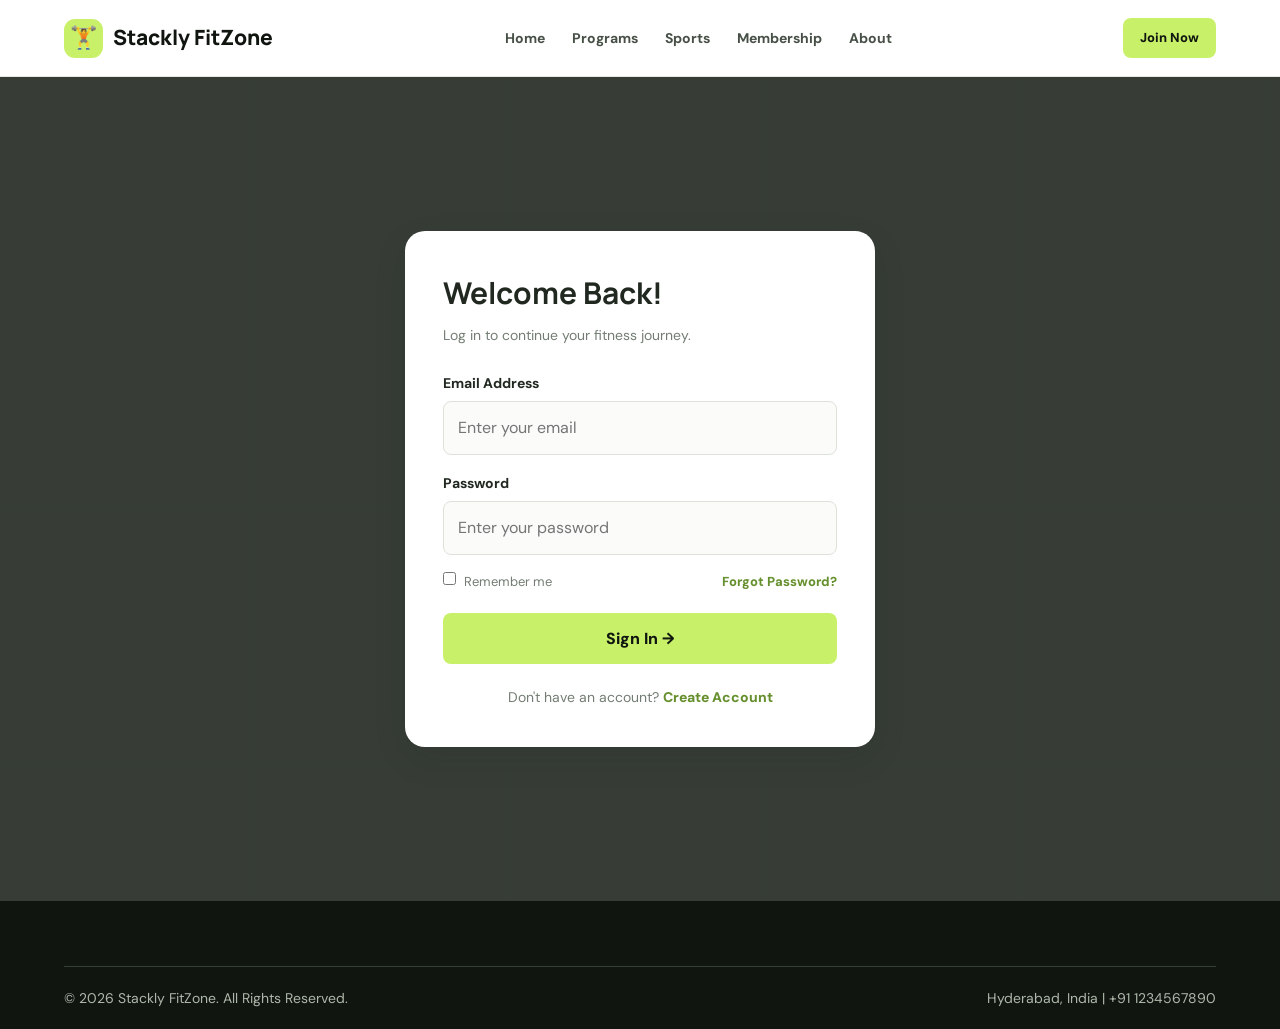
<file: login.html>
<!DOCTYPE html>
<html lang="en">
<head>
    <meta charset="UTF-8">
    <meta name="viewport" content="width=device-width, initial-scale=1.0">
    <title>Login | Stackly FitZone</title>
    <link rel="stylesheet" href="css/style.css">
    <script src="js/script.js" defer></script>
</head>
<body>

<div id="page-loader">
    <div class="loader-content">
        <div class="loader-logo">STACKLY FITZONE</div>
        <div class="loader-bar"></div>
        <p>Welcome Back...</p>
    </div>
</div>

<header class="header">
    <nav class="navbar container">
        <a href="index.html" class="logo"><span class="logo-mark">🏋️</span> Stackly FitZone</a>
        <button class="menu-toggle" aria-label="Toggle navigation">☰</button>
        <ul class="nav-links">
            <li><a href="index.html">Home</a></li>
            <li><a href="programs.html">Programs</a></li>
            <li><a href="sports.html">Sports</a></li>
            <li><a href="membership.html">Membership</a></li>
            <li><a href="about.html">About</a></li>
        </ul>
        <div class="nav-actions">
            <a class="btn btn-primary" href="signup.html">Join Now</a>
        </div>
    </nav>
</header>

<main class="auth-section">
    <div class="auth-card">
        <h1>Welcome Back!</h1>
        <p class="auth-subtitle">Log in to continue your fitness journey.</p>

        <div id="loginMessage" class="form-message"></div>

        <form id="loginForm">
            <div class="form-group">
                <label for="loginEmail">Email Address</label>
                <input type="email" id="loginEmail" placeholder="Enter your email" required>
            </div>

            <div class="form-group">
                <label for="loginPassword">Password</label>
                <input type="password" id="loginPassword" placeholder="Enter your password" required>
            </div>

            <div class="form-options">
                <label class="checkbox-label">
                    <input type="checkbox" id="rememberMe">
                    Remember me
                </label>
                <a href="#" onclick="alert('Please contact support to reset your demo password.'); return false;">Forgot Password?</a>
            </div>

            <button type="submit" class="btn btn-primary">Sign In →</button>
        </form>

        <p class="auth-bottom">
            Don't have an account?
            <a href="signup.html">Create Account</a>
        </p>
    </div>
</main>

<footer class="footer">
    <div class="container">
        <div class="footer-bottom">
            <p>© 2026 Stackly FitZone. All Rights Reserved.</p>
            <p>Hyderabad, India | +91 1234567890</p>
        </div>
    </div>
</footer>

</body>
</html>
</file>
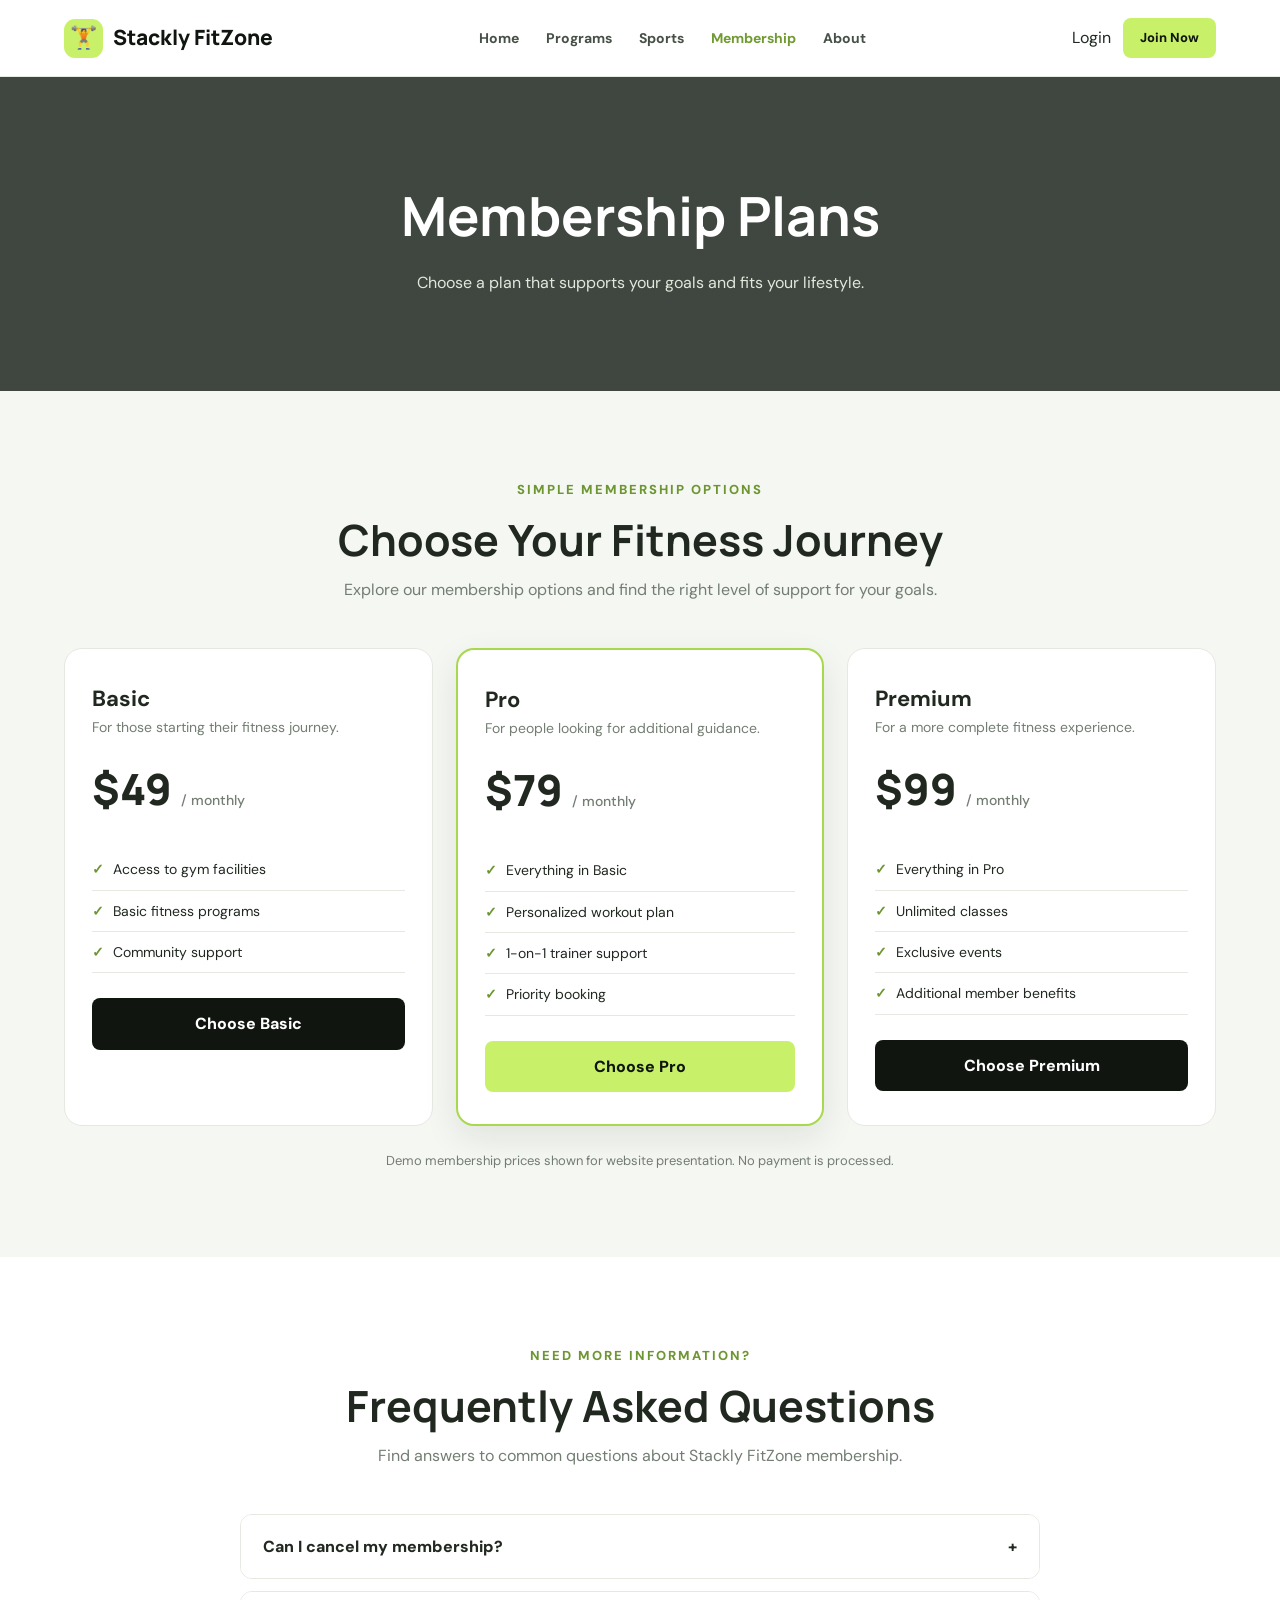
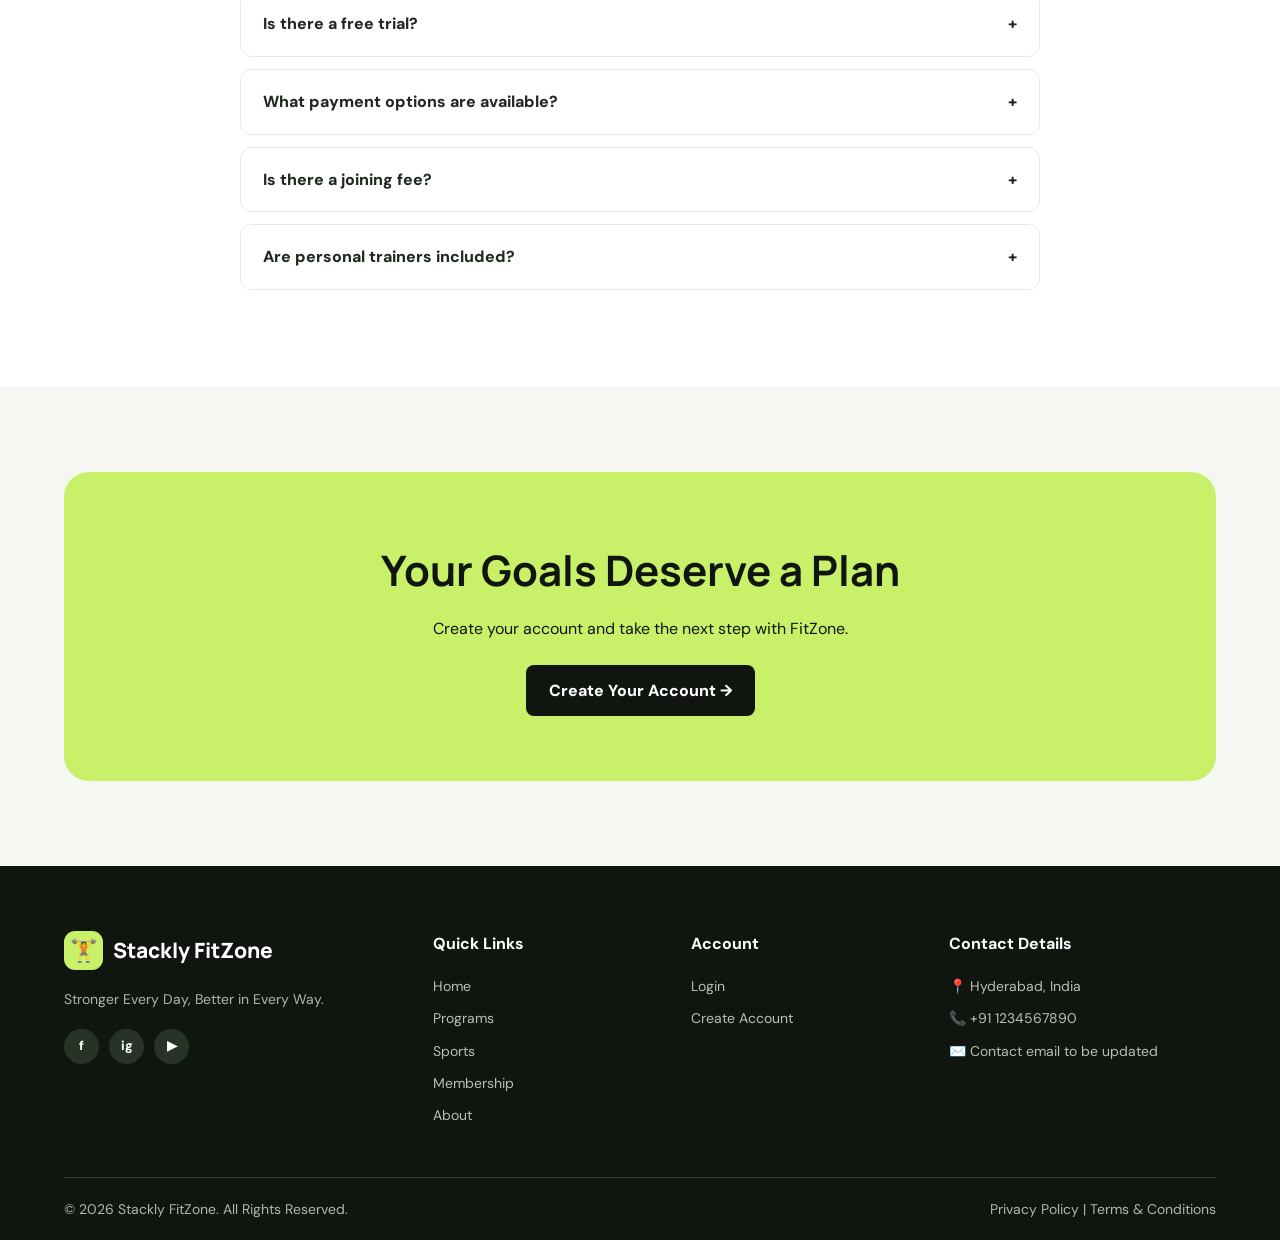
<file: membership.html>
<!DOCTYPE html>
<html lang="en">
<head>
    <meta charset="UTF-8">
    <meta name="viewport" content="width=device-width, initial-scale=1.0">
    <title>Membership Plans | Stackly FitZone</title>
    <link rel="stylesheet" href="css/style.css">
    <script src="js/script.js" defer></script>
</head>
<body>

<div id="page-loader">
    <div class="loader-content">
        <div class="loader-logo">STACKLY FITZONE</div>
        <div class="loader-bar"></div>
        <p>Loading Membership...</p>
    </div>
</div>

<header class="header">
    <nav class="navbar container">
        <a href="index.html" class="logo"><span class="logo-mark">🏋️</span> Stackly FitZone</a>
        <button class="menu-toggle" aria-label="Toggle navigation">☰</button>
        <ul class="nav-links">
            <li><a href="index.html">Home</a></li>
            <li><a href="programs.html">Programs</a></li>
            <li><a href="sports.html">Sports</a></li>
            <li><a class="active" href="membership.html">Membership</a></li>
            <li><a href="about.html">About</a></li>
        </ul>
        <div class="nav-actions">
            <a class="login-link" href="login.html">Login</a>
            <a class="btn btn-primary" href="signup.html">Join Now</a>
        </div>
    </nav>
</header>

<main>

    <section class="page-hero">
        <div class="container">
            <h1>Membership Plans</h1>
            <p>Choose a plan that supports your goals and fits your lifestyle.</p>
        </div>
    </section>

    <section class="section section-light">
        <div class="container">
            <div class="section-heading reveal">
                <span class="eyebrow">Simple Membership Options</span>
                <h2>Choose Your Fitness Journey</h2>
                <p>Explore our membership options and find the right level of support for your goals.</p>
            </div>

            <div class="pricing-grid">

                <div class="price-card reveal">
                    <h3>Basic</h3>
                    <p>For those starting their fitness journey.</p>
                    <div class="price">$49 <small>/ monthly</small></div>

                    <ul>
                        <li>Access to gym facilities</li>
                        <li>Basic fitness programs</li>
                        <li>Community support</li>
                    </ul>

                    <button class="btn btn-dark membership-button" data-plan="Basic">Choose Basic</button>
                </div>

                <div class="price-card featured reveal">
                    <h3>Pro</h3>
                    <p>For people looking for additional guidance.</p>
                    <div class="price">$79 <small>/ monthly</small></div>

                    <ul>
                        <li>Everything in Basic</li>
                        <li>Personalized workout plan</li>
                        <li>1-on-1 trainer support</li>
                        <li>Priority booking</li>
                    </ul>

                    <button class="btn btn-primary membership-button" data-plan="Pro">Choose Pro</button>
                </div>

                <div class="price-card reveal">
                    <h3>Premium</h3>
                    <p>For a more complete fitness experience.</p>
                    <div class="price">$99 <small>/ monthly</small></div>

                    <ul>
                        <li>Everything in Pro</li>
                        <li>Unlimited classes</li>
                        <li>Exclusive events</li>
                        <li>Additional member benefits</li>
                    </ul>

                    <button class="btn btn-dark membership-button" data-plan="Premium">Choose Premium</button>
                </div>

            </div>

            <p style="text-align:center; color:var(--muted); font-size:13px; margin-top:25px;">
                Demo membership prices shown for website presentation. No payment is processed.
            </p>
        </div>
    </section>

    <section class="section">
        <div class="container">
            <div class="section-heading reveal">
                <span class="eyebrow">Need More Information?</span>
                <h2>Frequently Asked Questions</h2>
                <p>Find answers to common questions about Stackly FitZone membership.</p>
            </div>

            <div class="faq-list">

                <div class="faq-item">
                    <button class="faq-question">
                        Can I cancel my membership? <span>+</span>
                    </button>
                    <div class="faq-answer">
                        Please contact the Stackly FitZone support team for information about membership cancellation terms.
                    </div>
                </div>

                <div class="faq-item">
                    <button class="faq-question">
                        Is there a free trial? <span>+</span>
                    </button>
                    <div class="faq-answer">
                        Contact our team to check whether a trial session or introductory offer is available.
                    </div>
                </div>

                <div class="faq-item">
                    <button class="faq-question">
                        What payment options are available? <span>+</span>
                    </button>
                    <div class="faq-answer">
                        Payment options can be confirmed with the Stackly FitZone membership team. Online payment is not enabled on this demo website.
                    </div>
                </div>

                <div class="faq-item">
                    <button class="faq-question">
                        Is there a joining fee? <span>+</span>
                    </button>
                    <div class="faq-answer">
                        Please contact the team for details about any additional joining charges.
                    </div>
                </div>

                <div class="faq-item">
                    <button class="faq-question">
                        Are personal trainers included? <span>+</span>
                    </button>
                    <div class="faq-answer">
                        The Pro and Premium plans list 1-on-1 trainer support as part of their benefits. Please confirm the exact training arrangements with the team.
                    </div>
                </div>

            </div>
        </div>
    </section>

    <section class="section section-light">
        <div class="container">
            <div class="cta reveal">
                <h2>Your Goals Deserve a Plan</h2>
                <p>Create your account and take the next step with FitZone.</p>
                <a href="signup.html" class="btn btn-dark">Create Your Account →</a>
            </div>
        </div>
    </section>

</main>

<footer class="footer">
    <div class="container">
        <div class="footer-grid">
            <div>
                <a href="index.html" class="logo"><span class="logo-mark">🏋️</span> Stackly FitZone</a>
                <p>Stronger Every Day, Better in Every Way.</p>
                <div class="social-links">
                    <a href="https://www.facebook.com/"
                       target="_blank"
                       rel="noopener noreferrer"
                       aria-label="Facebook">f</a>
                
                    <a href="https://www.instagram.com/"
                       target="_blank"
                       rel="noopener noreferrer"
                       aria-label="Instagram">ig</a>
                
                    <a href="https://www.youtube.com/"
                       target="_blank"
                       rel="noopener noreferrer"
                       aria-label="YouTube">▶</a>
                </div>
            </div>
            <div>
                <h3>Quick Links</h3>
                <ul class="footer-links">
                    <li><a href="index.html">Home</a></li>
                    <li><a href="programs.html">Programs</a></li>
                    <li><a href="sports.html">Sports</a></li>
                    <li><a href="membership.html">Membership</a></li>
                    <li><a href="about.html">About</a></li>
                </ul>
            </div>
            <div>
                <h3>Account</h3>
                <ul class="footer-links">
                    <li><a href="login.html">Login</a></li>
                    <li><a href="signup.html">Create Account</a></li>
                </ul>
            </div>
            <div>
                <h3>Contact Details</h3>
                <ul class="footer-links">
                    <li>📍 Hyderabad, India</li>
                    <li>📞 +91 1234567890</li>
                    <li>✉️ Contact email to be updated</li>
                </ul>
            </div>
        </div>
        <div class="footer-bottom">
            <p>© 2026 Stackly FitZone. All Rights Reserved.</p>
            <p>Privacy Policy | Terms & Conditions</p>
        </div>
    </div>
</footer>

</body>
</html>
</file>
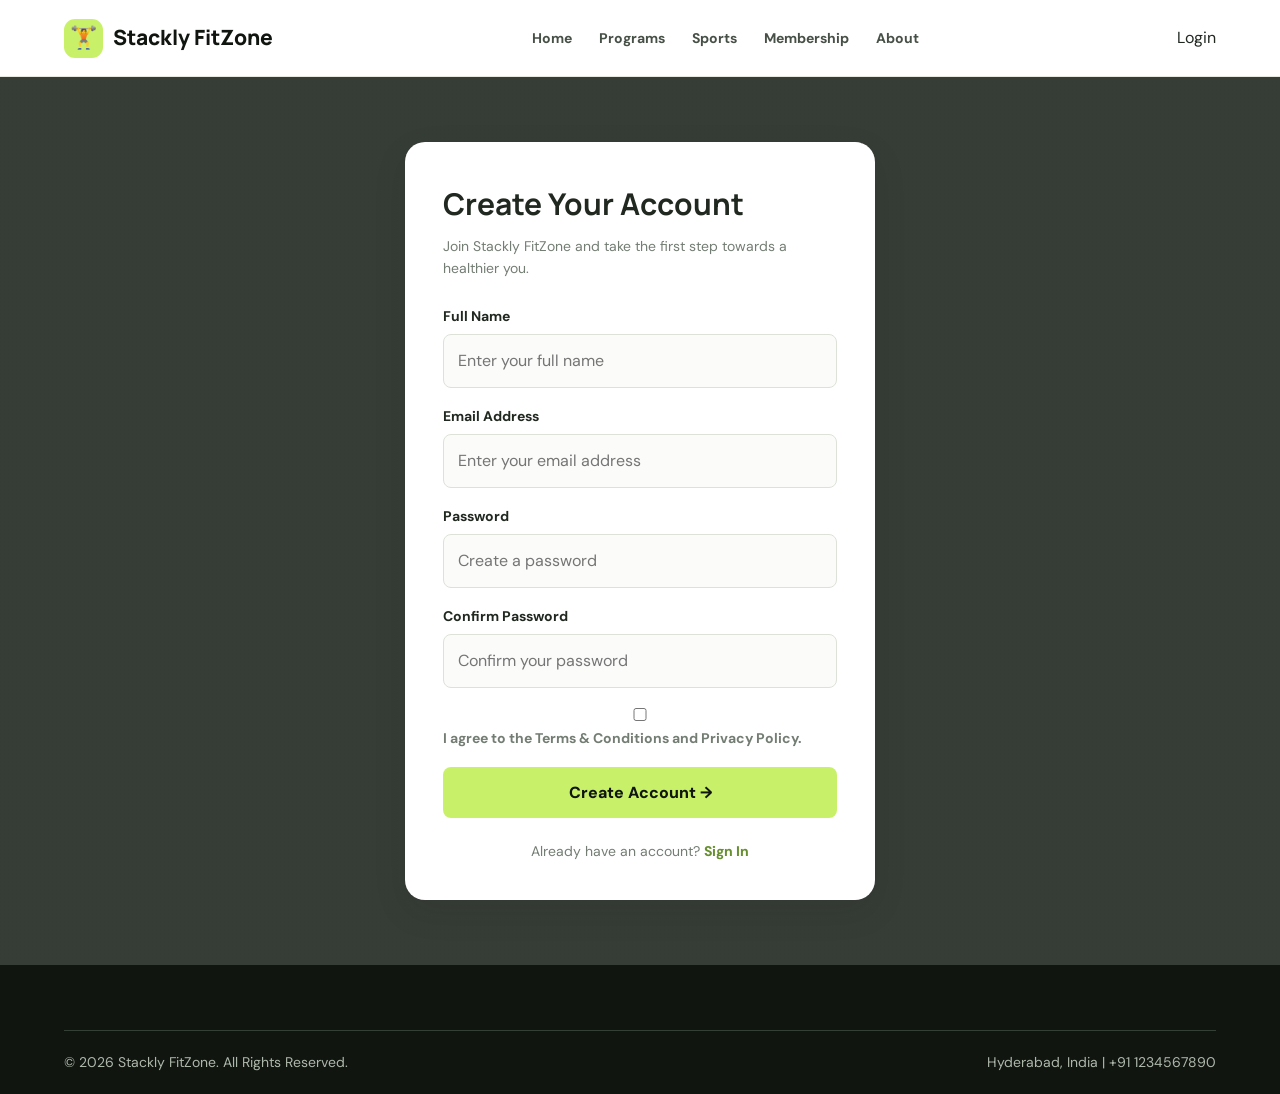
<file: signup.html>
<!DOCTYPE html>
<html lang="en">
<head>
    <meta charset="UTF-8">
    <meta name="viewport" content="width=device-width, initial-scale=1.0">
    <title>Create Account | Stackly FitZone</title>
    <link rel="stylesheet" href="css/style.css">
    <script src="js/script.js" defer></script>
</head>
<body>

<div id="page-loader">
    <div class="loader-content">
        <div class="loader-logo">STACKLY FITZONE</div>
        <div class="loader-bar"></div>
        <p>Join Our Community...</p>
    </div>
</div>

<header class="header">
    <nav class="navbar container">
        <a href="index.html" class="logo"><span class="logo-mark">🏋️</span> Stackly FitZone</a>
        <button class="menu-toggle" aria-label="Toggle navigation">☰</button>
        <ul class="nav-links">
            <li><a href="index.html">Home</a></li>
            <li><a href="programs.html">Programs</a></li>
            <li><a href="sports.html">Sports</a></li>
            <li><a href="membership.html">Membership</a></li>
            <li><a href="about.html">About</a></li>
        </ul>
        <div class="nav-actions">
            <a class="login-link" href="login.html">Login</a>
        </div>
    </nav>
</header>

<main class="auth-section">
    <div class="auth-card">
        <h1>Create Your Account</h1>
        <p class="auth-subtitle">Join Stackly FitZone and take the first step towards a healthier you.</p>

        <div id="signupMessage" class="form-message"></div>

        <form id="signupForm">
            <div class="form-group">
                <label for="signupName">Full Name</label>
                <input type="text" id="signupName" placeholder="Enter your full name" required>
            </div>

            <div class="form-group">
                <label for="signupEmail">Email Address</label>
                <input type="email" id="signupEmail" placeholder="Enter your email address" required>
            </div>

            <div class="form-group">
                <label for="signupPassword">Password</label>
                <input type="password" id="signupPassword" placeholder="Create a password" minlength="6" required>
            </div>

            <div class="form-group">
                <label for="confirmPassword">Confirm Password</label>
                <input type="password" id="confirmPassword" placeholder="Confirm your password" required>
            </div>

            <div class="form-group">
                <label class="checkbox-label">
                    <input type="checkbox" id="terms" required>
                    I agree to the Terms & Conditions and Privacy Policy.
                </label>
            </div>

            <button type="submit" class="btn btn-primary">Create Account →</button>
        </form>

        <p class="auth-bottom">
            Already have an account?
            <a href="login.html">Sign In</a>
        </p>
    </div>
</main>

<footer class="footer">
    <div class="container">
        <div class="footer-bottom">
            <p>© 2026 Stackly FitZone. All Rights Reserved.</p>
            <p>Hyderabad, India | +91 1234567890</p>
        </div>
    </div>
</footer>

</body>
</html>
</file>
<file: css/style.css>
@import url('https://fonts.googleapis.com/css2?family=DM+Sans:wght@400;500;600;700;800&family=Manrope:wght@400;500;600;700;800&display=swap');

:root {
    --primary: #c8f169;
    --dark: #101510;
    --dark2: #1a211a;
    --text: #202820;
    --muted: #737d73;
    --light: #f5f7f2;
    --white: #ffffff;
    --border: #e5e9e1;
    --radius: 18px;
    --shadow: 0 12px 35px rgba(20, 35, 20, .09);
}

* {
    margin: 0;
    padding: 0;
    box-sizing: border-box;
}

html {
    scroll-behavior: smooth;
}

body {
    font-family: 'DM Sans', sans-serif;
    color: var(--text);
    background: var(--white);
    line-height: 1.6;
}

a {
    text-decoration: none;
    color: inherit;
}

button, input {
    font: inherit;
}

button {
    cursor: pointer;
}

img {
    display: block;
    width: 100%;
    object-fit: cover;
}

.container {
    width: min(1160px, 90%);
    margin: auto;
}

.section {
    padding: 85px 0;
}

.section-light {
    background: var(--light);
}

.section-dark {
    background: var(--dark);
    color: var(--white);
}

.section-heading {
    text-align: center;
    max-width: 680px;
    margin: 0 auto 45px;
}

.section-heading .eyebrow {
    color: #6d9632;
    font-size: 13px;
    font-weight: 800;
    letter-spacing: 2px;
    text-transform: uppercase;
}

.section-heading h2 {
    font-family: 'Manrope', sans-serif;
    font-size: clamp(30px, 4vw, 43px);
    line-height: 1.2;
    margin: 12px 0;
}

.section-heading p {
    color: var(--muted);
}

.section-dark .section-heading p {
    color: #b8c0b6;
}

.btn {
    display: inline-flex;
    align-items: center;
    justify-content: center;
    gap: 9px;
    border: 0;
    border-radius: 8px;
    padding: 13px 23px;
    font-weight: 800;
    transition: .3s ease;
}

.btn-primary {
    color: var(--dark);
    background: var(--primary);
}

.btn-primary:hover {
    background: #b3e34d;
    transform: translateY(-3px);
}

.btn-outline {
    color: var(--white);
    border: 1px solid rgba(255,255,255,.55);
    background: transparent;
}

.btn-outline:hover {
    background: var(--white);
    color: var(--dark);
}

.btn-dark {
    background: var(--dark);
    color: var(--white);
}

.btn-dark:hover {
    background: #303d30;
    transform: translateY(-3px);
}

/* Loading animation */

#page-loader {
    position: fixed;
    inset: 0;
    z-index: 9999;
    background: var(--dark);
    display: flex;
    align-items: center;
    justify-content: center;
    transition: opacity .5s ease, visibility .5s ease;
}

#page-loader.hide {
    opacity: 0;
    visibility: hidden;
}

.loader-content {
    text-align: center;
    color: white;
}

.loader-logo {
    font-size: 38px;
    font-weight: 900;
    color: var(--primary);
    margin-bottom: 18px;
}

.loader-bar {
    width: 160px;
    height: 4px;
    background: #384238;
    border-radius: 10px;
    overflow: hidden;
    margin: auto;
}

.loader-bar::after {
    content: "";
    display: block;
    width: 45%;
    height: 100%;
    background: var(--primary);
    animation: loading 1s infinite ease-in-out;
}

@keyframes loading {
    from { transform: translateX(-100%); }
    to { transform: translateX(230%); }
}

/* Header */

.header {
    position: sticky;
    top: 0;
    z-index: 1000;
    background: rgba(255,255,255,.96);
    backdrop-filter: blur(12px);
    border-bottom: 1px solid var(--border);
}

.navbar {
    min-height: 76px;
    display: flex;
    align-items: center;
    justify-content: space-between;
    gap: 25px;
}

.logo {
    display: flex;
    align-items: center;
    gap: 10px;
    font-family: 'Manrope', sans-serif;
    font-size: 21px;
    font-weight: 900;
    color: var(--dark);
}

.logo-mark {
    display: grid;
    place-items: center;
    width: 39px;
    height: 39px;
    border-radius: 11px;
    background: var(--primary);
    font-size: 22px;
}

.nav-links {
    display: flex;
    align-items: center;
    gap: 27px;
    list-style: none;
}

.nav-links a {
    font-size: 14px;
    font-weight: 700;
    color: #475047;
    transition: .2s;
}

.nav-links a:hover,
.nav-links a.active {
    color: #719b32;
}

.nav-actions {
    display: flex;
    align-items: center;
    gap: 12px;
}

.nav-actions .btn {
    padding: 10px 17px;
    font-size: 13px;
}

.menu-toggle {
    display: none;
    border: 0;
    background: transparent;
    font-size: 27px;
    color: var(--dark);
}

/* Hero */

.hero {
    min-height: 650px;
    position: relative;
    display: flex;
    align-items: center;
    color: white;
    background:
        linear-gradient(90deg, rgba(8,15,9,.92), rgba(8,15,9,.65), rgba(8,15,9,.12)),
        url('https://images.unsplash.com/photo-1534438327276-14e5300c3a48?auto=format&fit=crop&w=1800&q=85') center/cover;
}

.hero-content {
    max-width: 700px;
    padding: 90px 0;
    animation: slideUp .8s ease both;
}

.hero-tag {
    display: inline-block;
    color: var(--primary);
    font-weight: 800;
    font-size: 13px;
    letter-spacing: 2px;
    text-transform: uppercase;
    margin-bottom: 20px;
}

.hero h1 {
    font-family: 'Manrope', sans-serif;
    font-size: clamp(42px, 6vw, 70px);
    line-height: 1.08;
    margin-bottom: 22px;
}

.hero h1 span {
    color: var(--primary);
}

.hero p {
    max-width: 580px;
    color: #e0e5dc;
    font-size: 17px;
    margin-bottom: 30px;
}

.hero-buttons {
    display: flex;
    flex-wrap: wrap;
    gap: 14px;
}

/* Inner page hero */

.page-hero {
    padding: 95px 0;
    text-align: center;
    color: white;
    background:
        linear-gradient(rgba(10,18,10,.78), rgba(10,18,10,.78)),
        url('https://images.unsplash.com/photo-1534438327276-14e5300c3a48?auto=format&fit=crop&w=1600&q=85') center/cover;
}

.page-hero h1 {
    font-family: 'Manrope', sans-serif;
    font-size: clamp(36px, 5vw, 54px);
    margin-bottom: 12px;
}

.page-hero p {
    color: #e0e8dc;
}

/* Benefits */

.benefit-grid {
    display: grid;
    grid-template-columns: repeat(4, 1fr);
    gap: 20px;
}

.benefit-card {
    padding: 28px 22px;
    border: 1px solid var(--border);
    border-radius: var(--radius);
    background: white;
    transition: .3s;
}

.benefit-card:hover,
.content-card:hover,
.program-card:hover,
.sport-card:hover,
.trainer-card:hover {
    transform: translateY(-7px);
    box-shadow: var(--shadow);
}

.benefit-icon {
    width: 52px;
    height: 52px;
    display: grid;
    place-items: center;
    border-radius: 14px;
    background: #eff8df;
    font-size: 25px;
    margin-bottom: 17px;
}

.benefit-card h3 {
    margin-bottom: 8px;
    font-size: 18px;
}

.benefit-card p {
    font-size: 14px;
    color: var(--muted);
}

/* Cards */

.card-grid {
    display: grid;
    grid-template-columns: repeat(3, 1fr);
    gap: 24px;
}

.program-card,
.sport-card,
.trainer-card,
.content-card {
    overflow: hidden;
    border-radius: var(--radius);
    background: white;
    border: 1px solid var(--border);
    transition: .3s ease;
}

.program-card img,
.sport-card img,
.trainer-card img {
    height: 220px;
}

.card-body {
    padding: 22px;
}

.card-body h3 {
    font-size: 20px;
    margin-bottom: 8px;
}

.card-body p {
    font-size: 14px;
    color: var(--muted);
    margin-bottom: 15px;
}

.card-link {
    font-weight: 800;
    color: #668f2d;
    font-size: 14px;
}

/* Two column content */

.two-column {
    display: grid;
    grid-template-columns: 1fr 1fr;
    gap: 55px;
    align-items: center;
}

.rounded-image {
    height: 430px;
    border-radius: 24px;
}

.content-text h2 {
    font-family: 'Manrope', sans-serif;
    font-size: clamp(30px, 4vw, 42px);
    line-height: 1.2;
    margin-bottom: 18px;
}

.content-text p {
    color: var(--muted);
    margin-bottom: 17px;
}

.check-list {
    list-style: none;
    margin: 20px 0 25px;
}

.check-list li {
    margin: 12px 0;
    font-weight: 700;
}

.check-list li::before {
    content: "✓";
    color: #6d9632;
    font-weight: 900;
    margin-right: 10px;
}

/* Membership */

.pricing-grid {
    display: grid;
    grid-template-columns: repeat(3, 1fr);
    gap: 23px;
    align-items: stretch;
}

.price-card {
    padding: 32px 27px;
    border: 1px solid var(--border);
    border-radius: var(--radius);
    background: white;
    position: relative;
    transition: .3s;
}

.price-card.featured {
    border: 2px solid #a7d84e;
    box-shadow: var(--shadow);
    transform: translateY(-9px);
}

.price-card h3 {
    font-size: 22px;
}

.price {
    font-family: 'Manrope', sans-serif;
    font-size: 43px;
    font-weight: 900;
    margin: 17px 0;
}

.price small {
    font-family: 'DM Sans', sans-serif;
    font-size: 14px;
    color: var(--muted);
    font-weight: 500;
}

.price-card p {
    color: var(--muted);
    font-size: 14px;
}

.price-card ul {
    list-style: none;
    margin: 25px 0;
}

.price-card li {
    padding: 9px 0;
    border-bottom: 1px solid var(--border);
    font-size: 14px;
}

.price-card li::before {
    content: "✓";
    color: #6d9632;
    font-weight: 900;
    margin-right: 9px;
}

.price-card .btn {
    width: 100%;
}

/* FAQ */

.faq-list {
    max-width: 800px;
    margin: auto;
}

.faq-item {
    background: white;
    border: 1px solid var(--border);
    border-radius: 12px;
    margin-bottom: 12px;
    overflow: hidden;
}

.faq-question {
    width: 100%;
    border: 0;
    background: white;
    padding: 19px 22px;
    display: flex;
    justify-content: space-between;
    text-align: left;
    font-weight: 800;
    color: var(--text);
}

.faq-answer {
    display: none;
    padding: 0 22px 20px;
    color: var(--muted);
    font-size: 14px;
}

.faq-item.open .faq-answer {
    display: block;
}

.faq-item.open .faq-question span {
    transform: rotate(45deg);
}

/* CTA */

.cta {
    padding: 65px 30px;
    border-radius: 25px;
    background: var(--primary);
    text-align: center;
    color: var(--dark);
}

.cta h2 {
    font-family: 'Manrope', sans-serif;
    font-size: clamp(28px, 4vw, 42px);
    margin-bottom: 12px;
}

.cta p {
    margin-bottom: 23px;
}

/* Footer */

.footer {
    background: var(--dark);
    color: white;
    padding: 65px 0 20px;
}

.footer-grid {
    display: grid;
    grid-template-columns: 1.5fr 1fr 1fr 1.2fr;
    gap: 35px;
    padding-bottom: 40px;
}

.footer .logo {
    color: white;
    margin-bottom: 18px;
}

.footer p {
    color: #aeb8aa;
    font-size: 14px;
}

.footer h3 {
    font-size: 16px;
    margin-bottom: 18px;
}

.footer-links {
    list-style: none;
}

.footer-links li {
    margin: 10px 0;
    color: #b8c1b5;
    font-size: 14px;
}

.footer-links a:hover {
    color: var(--primary);
}

.footer-bottom {
    border-top: 1px solid #344034;
    padding-top: 20px;
    display: flex;
    justify-content: space-between;
    flex-wrap: wrap;
    gap: 12px;
    color: #aeb8aa;
    font-size: 13px;
}

.social-links {
    display: flex;
    gap: 10px;
    margin-top: 18px;
}

.social-links a {
    width: 35px;
    height: 35px;
    display: grid;
    place-items: center;
    background: #283328;
    border-radius: 50%;
    font-size: 13px;
    font-weight: 800;
}

.social-links a:hover {
    background: var(--primary);
    color: var(--dark);
}

/* Authentication pages */

.auth-section {
    min-height: calc(100vh - 76px);
    padding: 65px 0;
    display: grid;
    place-items: center;
    background:
        linear-gradient(rgba(10,17,10,.82), rgba(10,17,10,.82)),
        url('https://images.unsplash.com/photo-1534438327276-14e5300c3a48?auto=format&fit=crop&w=1600&q=85') center/cover;
}

.auth-card {
    width: min(470px, 92%);
    padding: 38px;
    border-radius: 20px;
    background: white;
    box-shadow: var(--shadow);
    animation: slideUp .6s ease both;
}

.auth-card h1 {
    font-family: 'Manrope', sans-serif;
    font-size: 30px;
    margin-bottom: 7px;
}

.auth-subtitle {
    color: var(--muted);
    font-size: 14px;
    margin-bottom: 25px;
}

.form-group {
    margin-bottom: 17px;
}

.form-group label {
    display: block;
    font-size: 14px;
    font-weight: 700;
    margin-bottom: 7px;
}

.form-group input {
    width: 100%;
    padding: 13px 14px;
    border: 1px solid #dce2d8;
    border-radius: 8px;
    outline: none;
    background: #fbfcfa;
}

.form-group input:focus {
    border-color: #8ebd3e;
    box-shadow: 0 0 0 3px rgba(200,241,105,.2);
}

.form-options {
    display: flex;
    align-items: center;
    justify-content: space-between;
    gap: 10px;
    font-size: 13px;
    margin: 10px 0 20px;
}

.form-options a,
.auth-bottom a {
    color: #668f2d;
    font-weight: 800;
}

.checkbox-label {
    display: flex;
    gap: 8px;
    align-items: flex-start;
    font-size: 13px;
    color: var(--muted);
}

.auth-card .btn {
    width: 100%;
}

.auth-bottom {
    text-align: center;
    font-size: 14px;
    color: var(--muted);
    margin-top: 22px;
}

.form-message {
    display: none;
    padding: 11px;
    border-radius: 8px;
    margin-bottom: 15px;
    font-size: 13px;
}

.form-message.success {
    display: block;
    color: #245c28;
    background: #e8f7e6;
}

.form-message.error {
    display: block;
    color: #9d2929;
    background: #ffeaea;
}

/* Animations */

@keyframes slideUp {
    from {
        opacity: 0;
        transform: translateY(25px);
    }
    to {
        opacity: 1;
        transform: translateY(0);
    }
}

.reveal {
    opacity: 0;
    transform: translateY(25px);
    transition: opacity .7s ease, transform .7s ease;
}

.reveal.visible {
    opacity: 1;
    transform: translateY(0);
}

/* Responsive */

@media (max-width: 950px) {
    .nav-links {
        gap: 15px;
    }

    .benefit-grid {
        grid-template-columns: repeat(2, 1fr);
    }

    .footer-grid {
        grid-template-columns: repeat(2, 1fr);
    }
}

@media (max-width: 760px) {
    .navbar {
        min-height: 70px;
    }

    .menu-toggle {
        display: block;
    }

    .nav-links {
        display: none;
        position: absolute;
        top: 70px;
        left: 0;
        width: 100%;
        padding: 20px 5%;
        background: white;
        border-bottom: 1px solid var(--border);
        flex-direction: column;
        align-items: flex-start;
        gap: 18px;
    }

    .nav-links.show {
        display: flex;
    }

    .nav-actions .login-link {
        display: none;
    }

    .nav-actions .btn {
        padding: 9px 12px;
        font-size: 12px;
    }

    .hero {
        min-height: 590px;
        background-position: 60% center;
    }

    .section {
        padding: 65px 0;
    }

    .card-grid,
    .pricing-grid,
    .two-column {
        grid-template-columns: 1fr;
    }

    .price-card.featured {
        transform: none;
    }

    .rounded-image {
        height: 300px;
    }

    .footer-grid {
        grid-template-columns: 1fr 1fr;
    }
}

@media (max-width: 480px) {
    .benefit-grid,
    .footer-grid {
        grid-template-columns: 1fr;
    }

    .hero h1 {
        font-size: 42px;
    }

    .hero p {
        font-size: 15px;
    }

    .auth-card {
        padding: 27px 22px;
    }

    .footer-bottom {
        flex-direction: column;
    }
}
</file>
